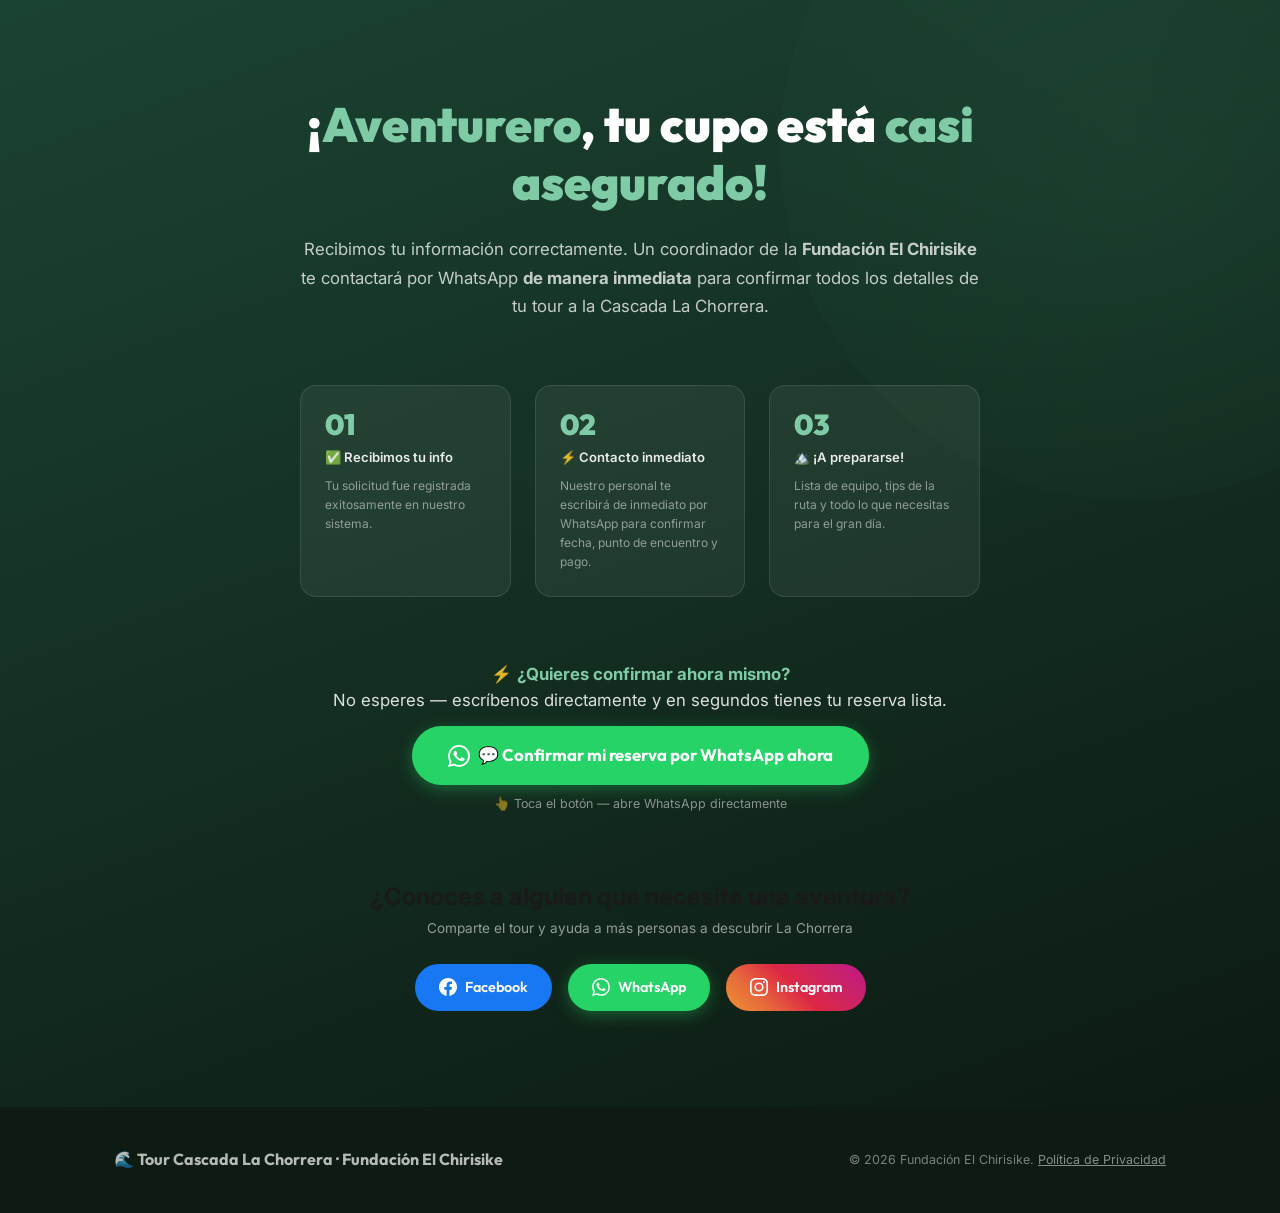
<file: gracias.html>
<!DOCTYPE html>
<html lang="es">
<head>
  <meta charset="UTF-8" />
  <meta name="viewport" content="width=device-width, initial-scale=1.0" />
  <title>¡Reserva Confirmada! – Tour Cascada La Chorrera Quito</title>
  <meta name="description" content="¡Gracias! Hemos recibido tu solicitud para el Tour Cascada La Chorrera Quito. Te contactaremos por WhatsApp en breve." />
  <meta name="robots" content="noindex, nofollow" />

  <!-- ═══ GOOGLE ANALYTICS 4 ═══ -->
  <!-- Reemplaza YOUR_GA4_MEASUREMENT_ID con tu ID real -->
  <!--
  <script async src="https://www.googletagmanager.com/gtag/js?id=YOUR_GA4_MEASUREMENT_ID"></script>
  <script>
    window.dataLayer = window.dataLayer || [];
    function gtag(){ dataLayer.push(arguments); }
    gtag('js', new Date());
    gtag('config', 'YOUR_GA4_MEASUREMENT_ID');
    // Conversion event
    gtag('event', 'generate_lead', { event_category: 'lead', event_label: 'chorrera-gracias' });
  </script>
  -->

  <!-- ═══ FACEBOOK PIXEL ═══ -->
  <!-- Reemplaza YOUR_FB_PIXEL_ID con tu ID real -->
  <!--
  <script>
    !function(f,b,e,v,n,t,s){if(f.fbq)return;n=f.fbq=function(){n.callMethod?
    n.callMethod.apply(n,arguments):n.queue.push(arguments)};if(!f._fbq)f._fbq=n;
    n.push=n;n.loaded=!0;n.version='2.0';n.queue=[];t=b.createElement(e);t.async=!0;
    t.src=v;s=b.getElementsByTagName(e)[0];s.parentNode.insertBefore(t,s)}(window,
    document,'script','https://connect.facebook.net/en_US/fbevents.js');
    fbq('init', 'YOUR_FB_PIXEL_ID');
    fbq('track', 'Lead');
  </script>
  <noscript><img height="1" width="1" style="display:none"
    src="https://www.facebook.com/tr?id=YOUR_FB_PIXEL_ID&ev=Lead&noscript=1" /></noscript>
  -->

  <link rel="stylesheet" href="styles.css" />
  <link rel="icon" href="data:image/svg+xml,<svg xmlns='http://www.w3.org/2000/svg' viewBox='0 0 100 100'><text y='.9em' font-size='90'>🌊</text></svg>" />
</head>

<body>

  <!-- ═══════════════════════════════════════
       THANK YOU HERO
  ═══════════════════════════════════════ -->
  <main class="gracias-hero" role="main" aria-labelledby="gracias-heading">
    <div class="container">
      <div class="gracias-content">


        <h1 id="gracias-heading">
          ¡<span id="gracias-name">Aventurero</span>, tu cupo
          está <span>casi asegurado!</span>
        </h1>

        <p>
          Recibimos tu información correctamente. Un coordinador de la
          <strong>Fundación El Chirisike</strong> te contactará por WhatsApp
          <strong>de manera inmediata</strong> para confirmar todos los
          detalles de tu tour a la Cascada La Chorrera.
        </p>

        <!-- THREE STEPS -->
        <div class="gracias-steps" role="list"
             aria-label="Próximos pasos para tu reserva">

          <div class="step-item" role="listitem">
            <div class="step-num">01</div>
            <div class="step-label">✅ Recibimos tu info</div>
            <div class="step-desc">Tu solicitud fue registrada exitosamente en nuestro sistema.</div>
          </div>

          <div class="step-item" role="listitem">
            <div class="step-num">02</div>
            <div class="step-label">⚡ Contacto inmediato</div>
            <div class="step-desc">Nuestro personal te escribirá de inmediato por WhatsApp para confirmar fecha, punto de encuentro y pago.</div>
          </div>

          <div class="step-item" role="listitem">
            <div class="step-num">03</div>
            <div class="step-label">🏔️ ¡A prepararse!</div>
            <div class="step-desc">Lista de equipo, tips de la ruta y todo lo que necesitas para el gran día.</div>
          </div>

        </div>

        <!-- Texto persuasivo + WhatsApp Direct CTA -->
        <div style="text-align:center; margin-bottom: var(--space-lg);">
          <p style="color:rgba(255,255,255,0.85); font-size:1.05rem; margin-bottom:0.75rem; line-height:1.6;">
            ⚡ <strong style="color:#7ECBA5;">¿Quieres confirmar ahora mismo?</strong><br>
            No esperes — escríbenos directamente y en segundos tienes tu reserva lista.
          </p>
          <a href="https://wa.me/593962803609?text=Hola%2C%20quiero%20confirmar%20mi%20reserva%20para%20el%20tour%20la%20chorrera%20Quito"
             class="btn btn-whatsapp btn"
             target="_blank"
             rel="noopener noreferrer"
             style="display: inline-flex; margin: 0 auto; padding: 16px 36px;"
             aria-label="Contactar directamente por WhatsApp para confirmar reserva Tour Cascada La Chorrera">
            <svg width="22" height="22" viewBox="0 0 24 24" fill="currentColor" aria-hidden="true">
              <path d="M17.472 14.382c-.297-.149-1.758-.867-2.03-.967-.273-.099-.471-.148-.67.15-.197.297-.767.966-.94 1.164-.173.199-.347.223-.644.075-.297-.15-1.255-.463-2.39-1.475-.883-.788-1.48-1.761-1.653-2.059-.173-.297-.018-.458.13-.606.134-.133.298-.347.446-.52.149-.174.198-.298.298-.497.099-.198.05-.371-.025-.52-.075-.149-.669-1.612-.916-2.207-.242-.579-.487-.5-.669-.51-.173-.008-.371-.01-.57-.01-.198 0-.52.074-.792.372-.272.297-1.04 1.016-1.04 2.479 0 1.462 1.065 2.875 1.213 3.074.149.198 2.096 3.2 5.077 4.487.709.306 1.262.489 1.694.625.712.227 1.36.195 1.871.118.571-.085 1.758-.719 2.006-1.413.248-.694.248-1.289.173-1.413-.074-.124-.272-.198-.57-.347m-5.421 7.403h-.004a9.87 9.87 0 01-5.031-1.378l-.361-.214-3.741.982.998-3.648-.235-.374a9.86 9.86 0 01-1.51-5.26c.001-5.45 4.436-9.884 9.888-9.884 2.64 0 5.122 1.03 6.988 2.898a9.825 9.825 0 012.893 6.994c-.003 5.45-4.437 9.884-9.885 9.884m8.413-18.297A11.815 11.815 0 0012.05 0C5.495 0 .16 5.335.157 11.892c0 2.096.547 4.142 1.588 5.945L.057 24l6.305-1.654a11.882 11.882 0 005.683 1.448h.005c6.554 0 11.89-5.335 11.893-11.893a11.821 11.821 0 00-3.48-8.413Z"/>
            </svg>
            💬 Confirmar mi reserva por WhatsApp ahora
          </a>
          <p style="color:rgba(255,255,255,0.5); font-size:0.78rem; margin-top:0.5rem;">👆 Toca el botón — abre WhatsApp directamente</p>
        </div>

        <!-- SOCIAL SHARE -->
        <div class="share-section">
          <h2 class="share-section h3">¿Conoces a alguien que necesite una aventura?</h2>
          <p style="color: rgba(255,255,255,0.55); font-size: 0.85rem; margin-bottom: var(--space-md);">
            Comparte el tour y ayuda a más personas a descubrir La Chorrera
          </p>
          <div class="share-buttons">

            <a href="https://www.facebook.com/sharer/sharer.php?u=https%3A%2F%2Fwww.ejemplo.com%2Ftour-cascada-la-chorrera-quito"
               target="_blank" rel="noopener noreferrer"
               class="btn-social btn-facebook"
               aria-label="Compartir Tour Cascada La Chorrera Quito en Facebook">
              <svg width="18" height="18" viewBox="0 0 24 24" fill="currentColor" aria-hidden="true"><path d="M24 12.073c0-6.627-5.373-12-12-12s-12 5.373-12 12c0 5.99 4.388 10.954 10.125 11.854v-8.385H7.078v-3.47h3.047V9.43c0-3.007 1.792-4.669 4.533-4.669 1.312 0 2.686.235 2.686.235v2.953H15.83c-1.491 0-1.956.925-1.956 1.874v2.25h3.328l-.532 3.47h-2.796v8.385C19.612 23.027 24 18.062 24 12.073z"/></svg>
              Facebook
            </a>

            <a href="https://wa.me/?text=Descubre%20el%20Tour%20a%20la%20Cascada%20La%20Chorrera%20desde%20Quito%20%F0%9F%8C%8A%20%E2%80%93%20https%3A%2F%2Fwww.ejemplo.com%2Ftour-cascada-la-chorrera-quito"
               target="_blank" rel="noopener noreferrer"
               class="btn-social btn-whatsapp"
               aria-label="Compartir Tour Cascada La Chorrera Quito en WhatsApp">
              <svg width="18" height="18" viewBox="0 0 24 24" fill="currentColor" aria-hidden="true"><path d="M17.472 14.382c-.297-.149-1.758-.867-2.03-.967-.273-.099-.471-.148-.67.15-.197.297-.767.966-.94 1.164-.173.199-.347.223-.644.075-.297-.15-1.255-.463-2.39-1.475-.883-.788-1.48-1.761-1.653-2.059-.173-.297-.018-.458.13-.606.134-.133.298-.347.446-.52.149-.174.198-.298.298-.497.099-.198.05-.371-.025-.52-.075-.149-.669-1.612-.916-2.207-.242-.579-.487-.5-.669-.51-.173-.008-.371-.01-.57-.01-.198 0-.52.074-.792.372-.272.297-1.04 1.016-1.04 2.479 0 1.462 1.065 2.875 1.213 3.074.149.198 2.096 3.2 5.077 4.487.709.306 1.262.489 1.694.625.712.227 1.36.195 1.871.118.571-.085 1.758-.719 2.006-1.413.248-.694.248-1.289.173-1.413-.074-.124-.272-.198-.57-.347m-5.421 7.403h-.004a9.87 9.87 0 01-5.031-1.378l-.361-.214-3.741.982.998-3.648-.235-.374a9.86 9.86 0 01-1.51-5.26c.001-5.45 4.436-9.884 9.888-9.884 2.64 0 5.122 1.03 6.988 2.898a9.825 9.825 0 012.893 6.994c-.003 5.45-4.437 9.884-9.885 9.884m8.413-18.297A11.815 11.815 0 0012.05 0C5.495 0 .16 5.335.157 11.892c0 2.096.547 4.142 1.588 5.945L.057 24l6.305-1.654a11.882 11.882 0 005.683 1.448h.005c6.554 0 11.89-5.335 11.893-11.893a11.821 11.821 0 00-3.48-8.413Z"/></svg>
              WhatsApp
            </a>

            <a href="https://www.instagram.com/elchirisike/"
               target="_blank" rel="noopener noreferrer"
               class="btn-social"
               style="background: linear-gradient(45deg, #f09433, #e6683c, #dc2743, #cc2366, #bc1888); color:#fff;"
               aria-label="Seguir a Fundación El Chirisike en Instagram">
              <svg width="18" height="18" viewBox="0 0 24 24" fill="currentColor" aria-hidden="true"><path d="M12 2.163c3.204 0 3.584.012 4.85.07 3.252.148 4.771 1.691 4.919 4.919.058 1.265.069 1.645.069 4.849 0 3.205-.012 3.584-.069 4.849-.149 3.225-1.664 4.771-4.919 4.919-1.266.058-1.644.07-4.85.07-3.204 0-3.584-.012-4.849-.07-3.26-.149-4.771-1.699-4.919-4.92-.058-1.265-.07-1.644-.07-4.849 0-3.204.013-3.583.07-4.849.149-3.227 1.664-4.771 4.919-4.919 1.266-.057 1.645-.069 4.849-.069zM12 0C8.741 0 8.333.014 7.053.072 2.695.272.273 2.69.073 7.052.014 8.333 0 8.741 0 12c0 3.259.014 3.668.072 4.948.2 4.358 2.618 6.78 6.98 6.98C8.333 23.986 8.741 24 12 24c3.259 0 3.668-.014 4.948-.072 4.354-.2 6.782-2.618 6.979-6.98.059-1.28.073-1.689.073-4.948 0-3.259-.014-3.667-.072-4.947-.196-4.354-2.617-6.78-6.979-6.98C15.668.014 15.259 0 12 0zm0 5.838a6.162 6.162 0 100 12.324 6.162 6.162 0 000-12.324zM12 16a4 4 0 110-8 4 4 0 010 8zm6.406-11.845a1.44 1.44 0 100 2.881 1.44 1.44 0 000-2.881z"/></svg>
              Instagram
            </a>

          </div>
        </div>

      </div>
    </div>
  </main>

  <!-- FOOTER -->
  <footer role="contentinfo">
    <div class="container">
      <div class="footer-inner">
        <div class="footer-brand">🌊 Tour Cascada La Chorrera · Fundación El Chirisike</div>
        <div class="footer-legal">
          &copy; 2026 Fundación El Chirisike.
          <a href="privacidad.html">Política de Privacidad</a>
        </div>
      </div>
    </div>
  </footer>
  <script src="main.js" defer></script>
</body>
</html>
</file>
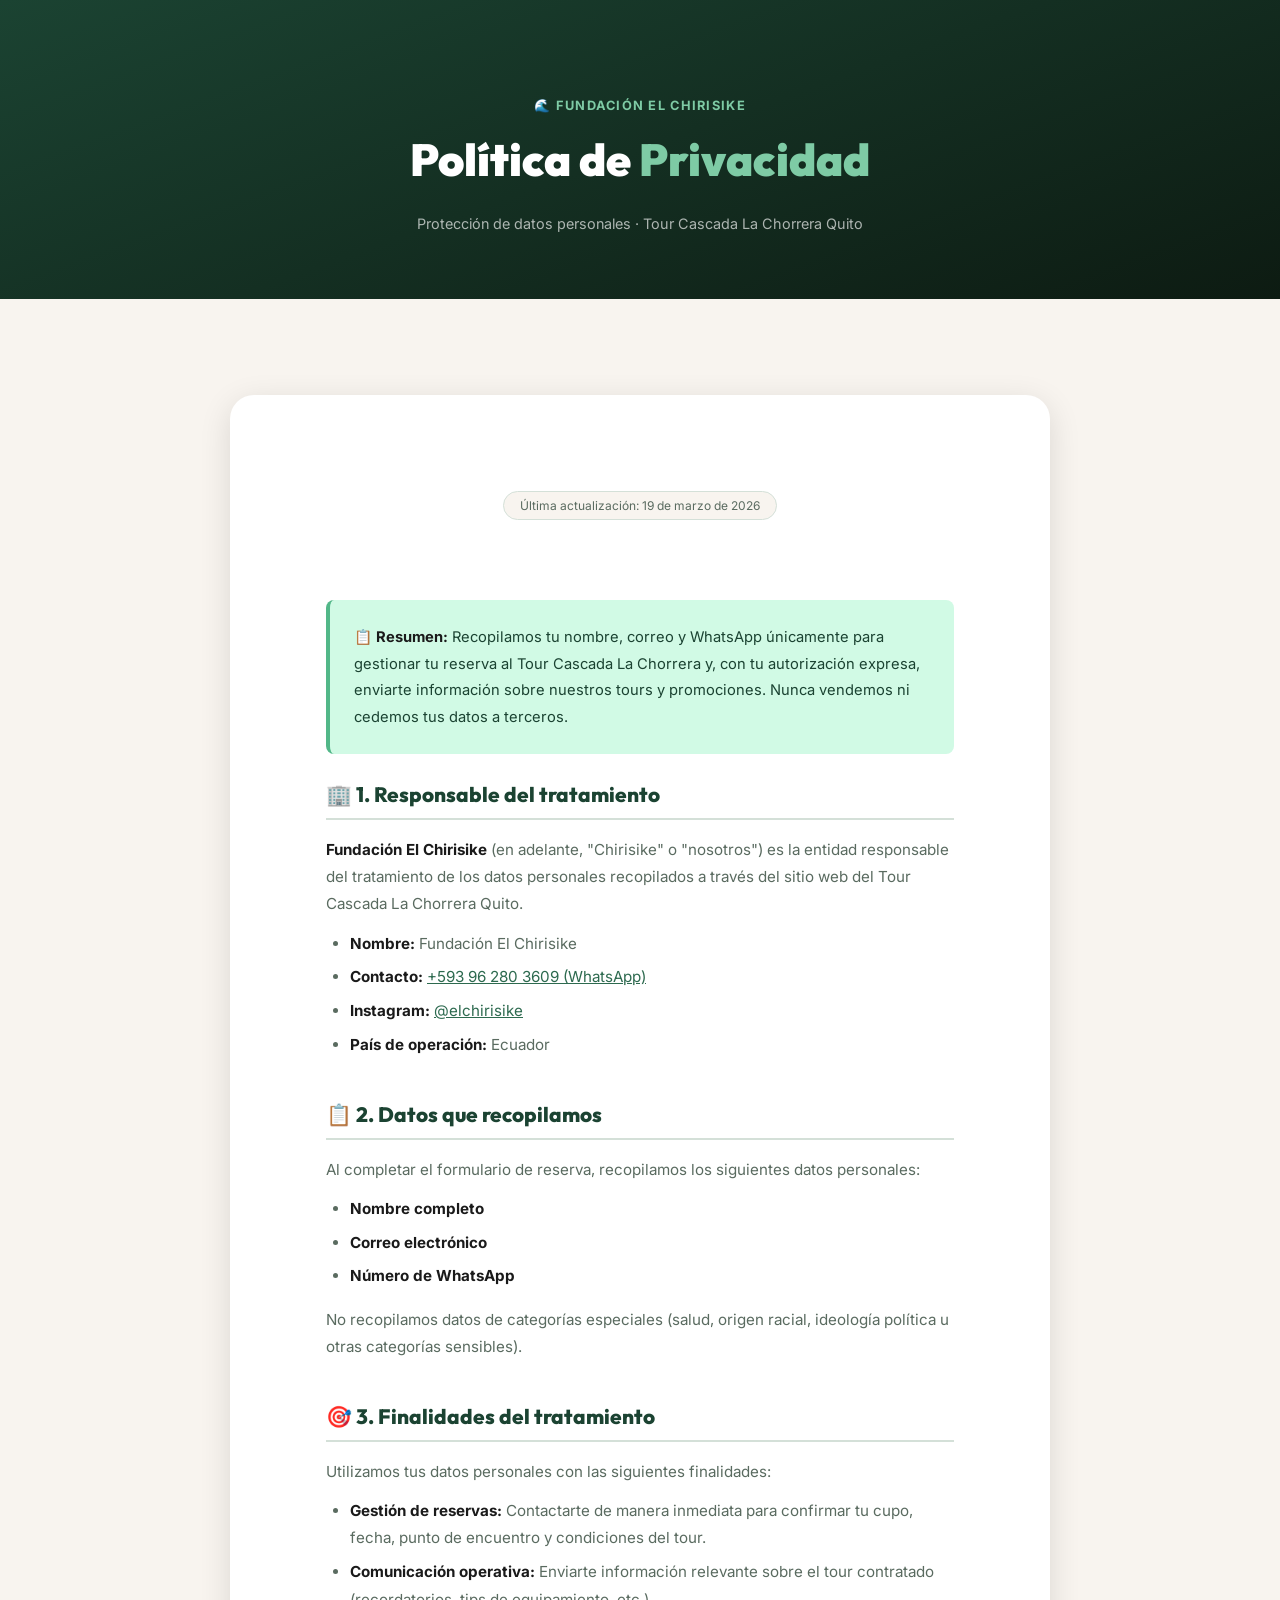
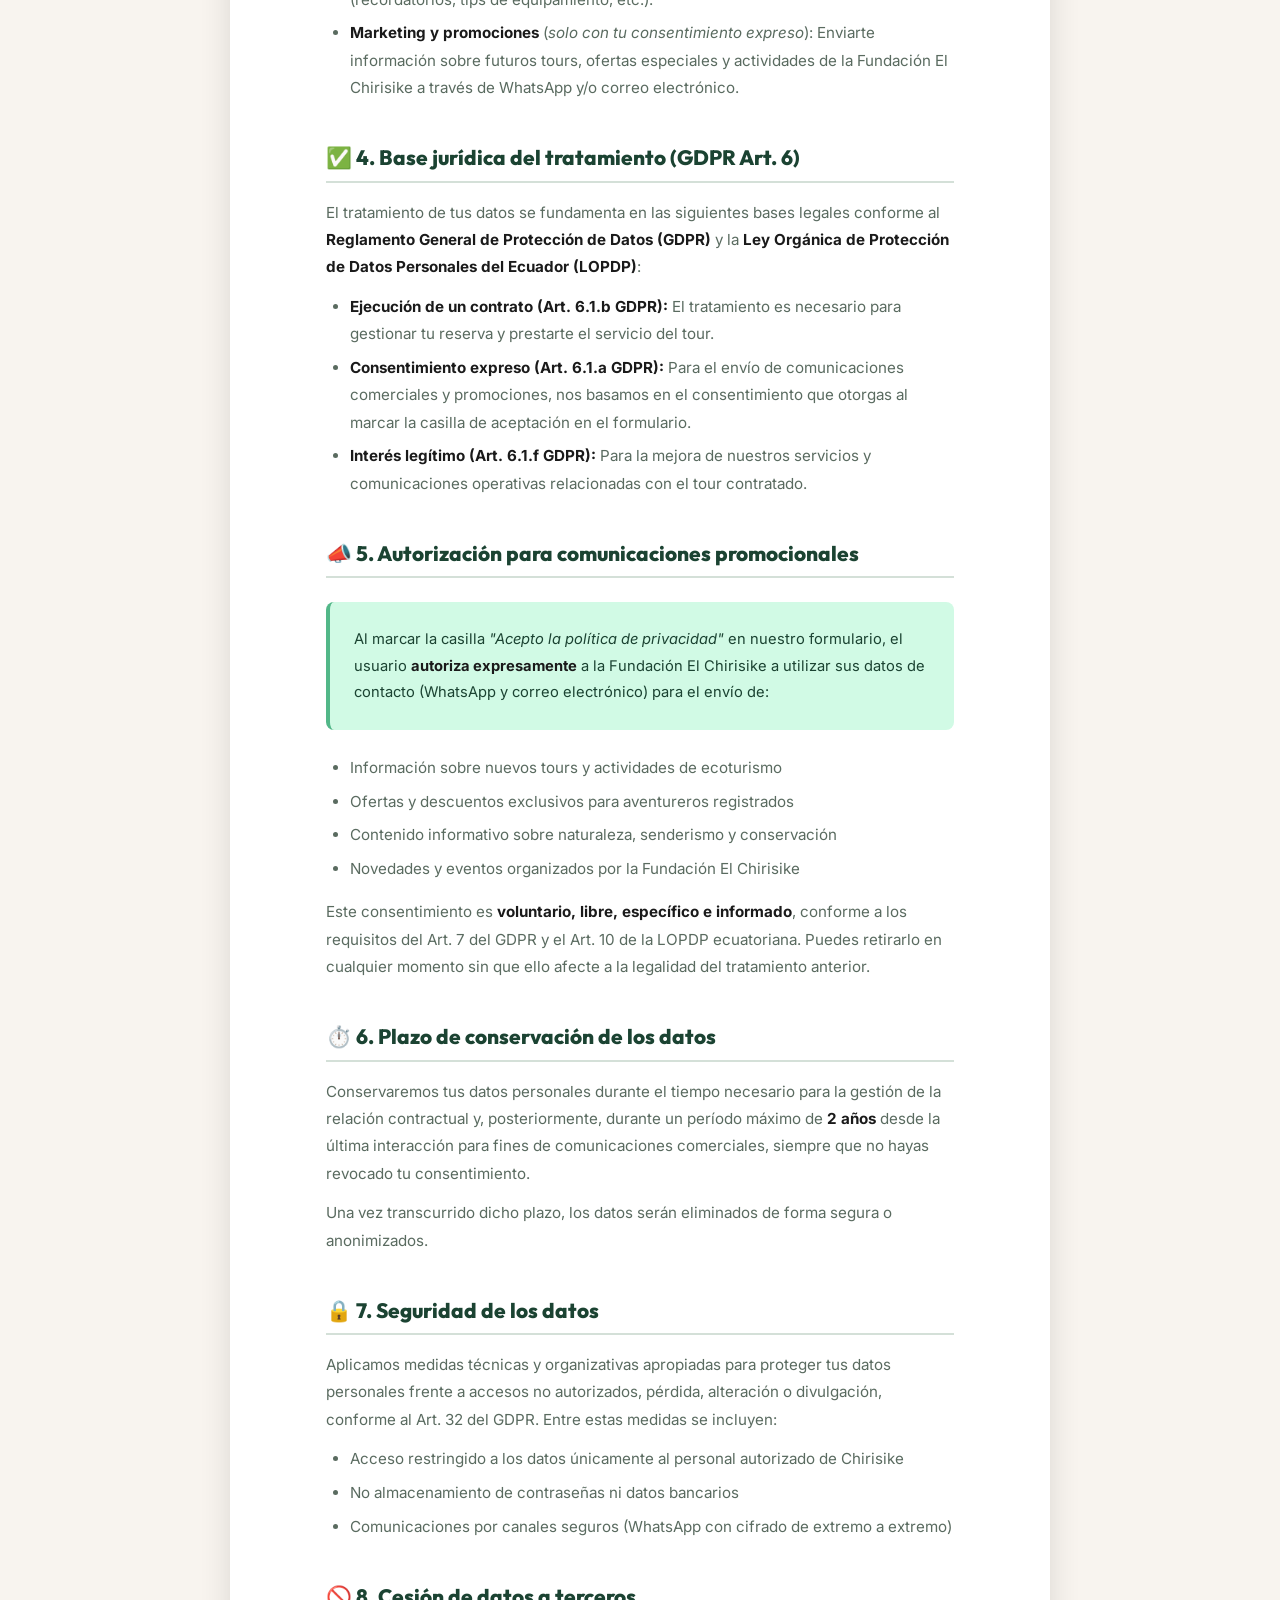
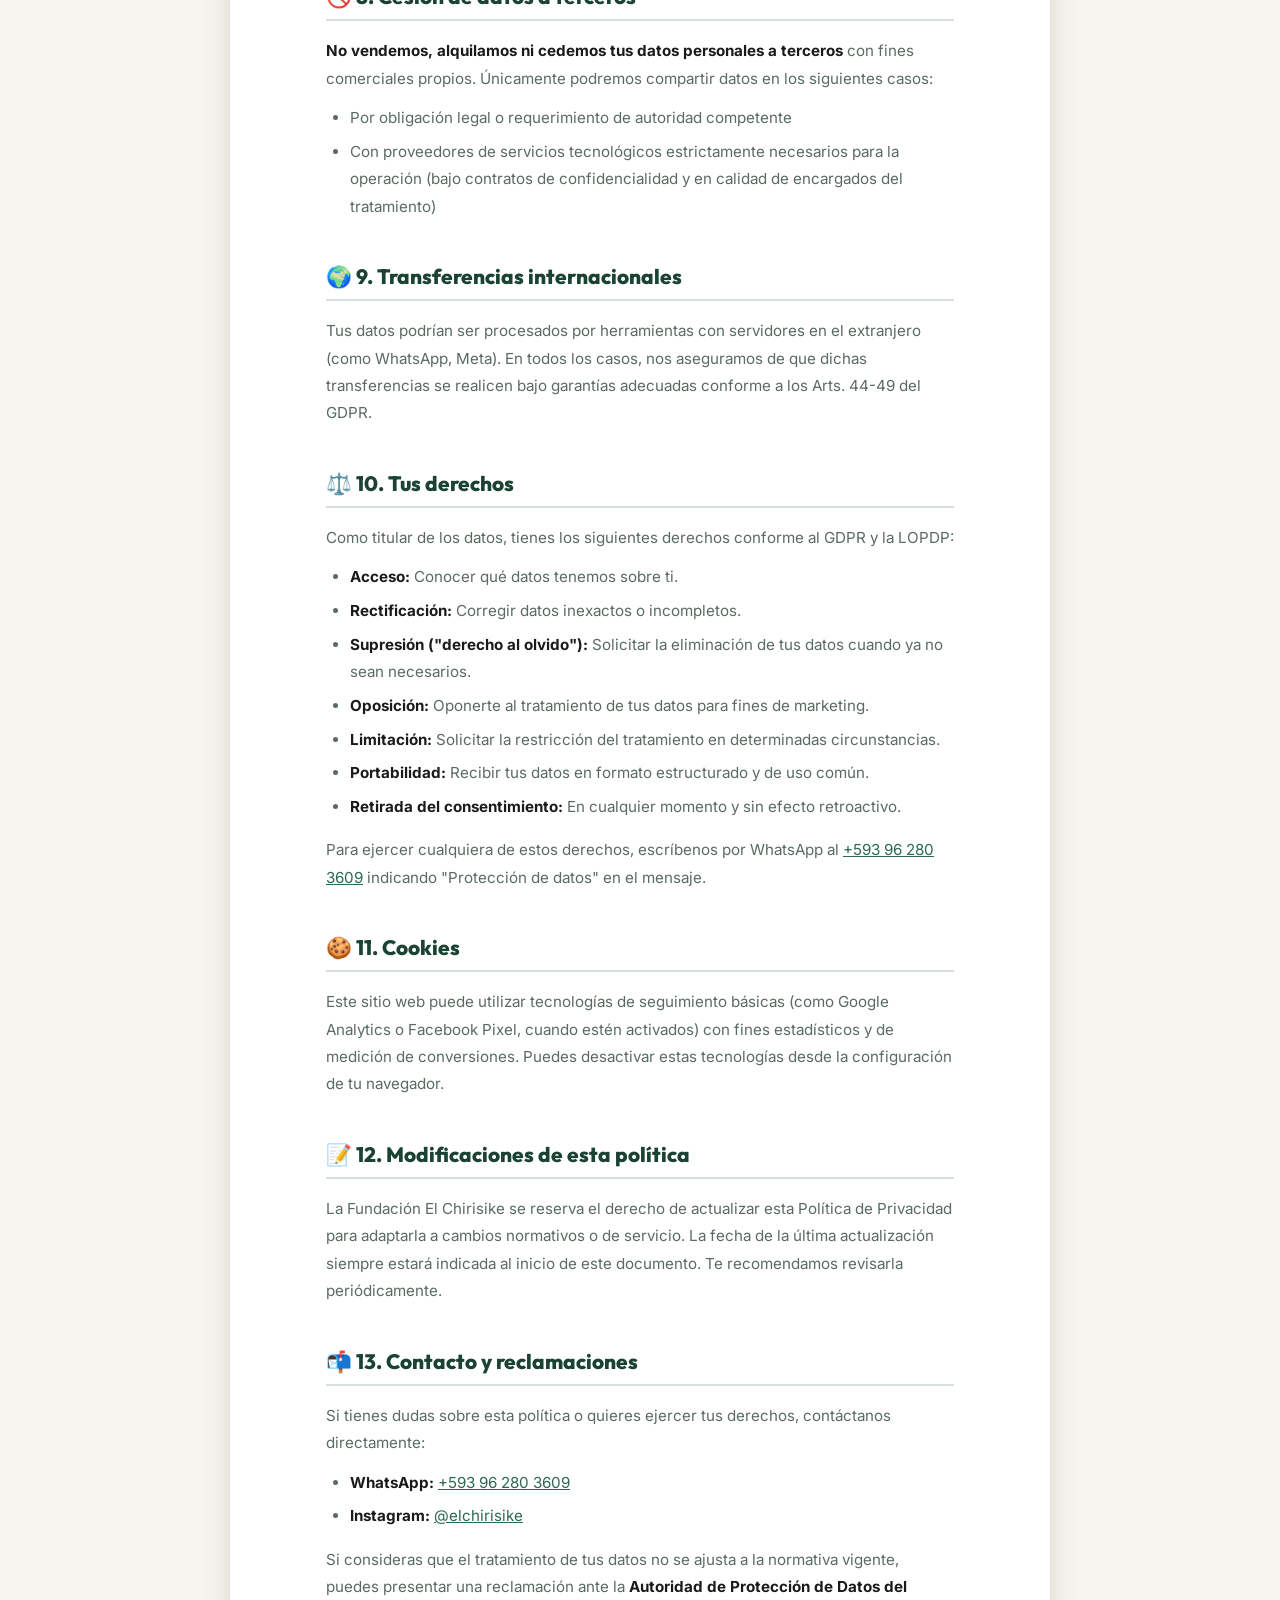
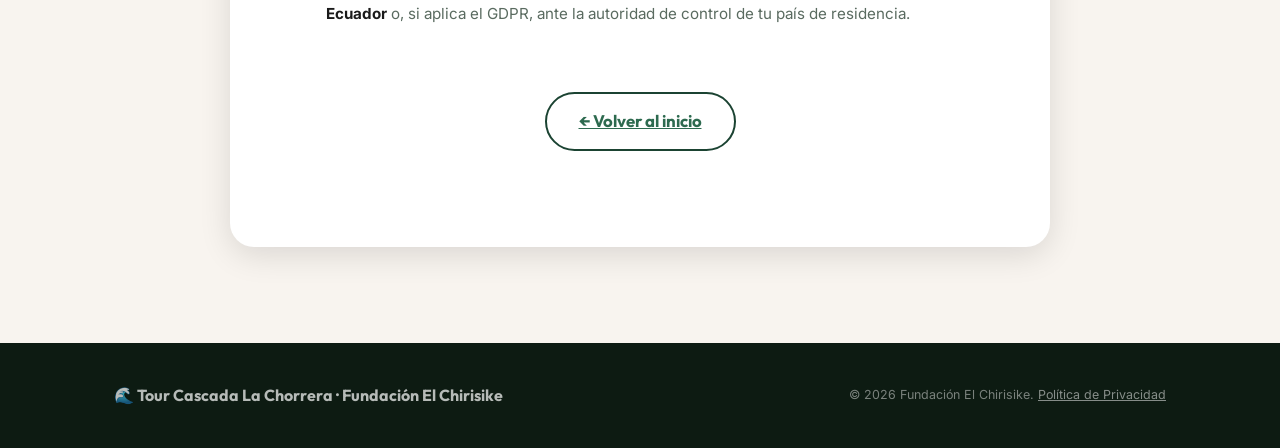
<file: privacidad.html>
<!DOCTYPE html>
<html lang="es">
<head>
  <meta charset="UTF-8" />
  <meta name="viewport" content="width=device-width, initial-scale=1.0" />
  <title>Política de Privacidad – Fundación El Chirisike</title>
  <meta name="description" content="Política de Privacidad y tratamiento de datos personales de la Fundación El Chirisike, conforme a la normativa GDPR y la Ley Orgánica de Protección de Datos de Ecuador." />
  <meta name="robots" content="noindex, follow" />
  <link rel="stylesheet" href="styles.css" />
  <link rel="icon" href="data:image/svg+xml,<svg xmlns='http://www.w3.org/2000/svg' viewBox='0 0 100 100'><text y='.9em' font-size='90'>🌊</text></svg>" />
  <style>
    .privacy-hero {
      background: linear-gradient(160deg, var(--color-primary) 0%, var(--color-bg-dark) 100%);
      padding: var(--space-2xl) 0 var(--space-xl);
      text-align: center;
    }
    .privacy-hero h1 {
      font-family: var(--font-heading);
      font-size: clamp(1.8rem, 3.5vw, 2.8rem);
      font-weight: 900;
      color: var(--color-white);
      margin-bottom: var(--space-sm);
    }
    .privacy-hero h1 span { color: #7ECBA5; }
    .privacy-hero p {
      color: rgba(255,255,255,0.65);
      font-size: 0.9rem;
    }
    .privacy-body {
      background: var(--color-bg);
      padding: var(--space-2xl) 0;
    }
    .privacy-card {
      background: var(--color-white);
      border-radius: var(--radius-lg);
      padding: var(--space-2xl);
      box-shadow: var(--shadow-md);
      max-width: 820px;
      margin: 0 auto;
    }
    .privacy-card h2 {
      font-family: var(--font-heading);
      font-size: 1.3rem;
      font-weight: 800;
      color: var(--color-primary);
      margin: var(--space-lg) 0 var(--space-sm);
      padding-bottom: 6px;
      border-bottom: 2px solid var(--color-border);
      display: flex;
      align-items: center;
      gap: 8px;
    }
    .privacy-card h2:first-of-type { margin-top: 0; }
    .privacy-card p, .privacy-card li {
      color: var(--color-text-light);
      font-size: 0.95rem;
      line-height: 1.8;
      margin-bottom: 0.75rem;
    }
    .privacy-card ul {
      list-style: disc;
      padding-left: 1.5rem;
      margin-bottom: var(--space-sm);
    }
    .privacy-card li { margin-bottom: 0.4rem; }
    .privacy-card strong { color: var(--color-text); }
    .privacy-card a { color: var(--color-primary-mid); text-decoration: underline; }
    .privacy-highlight {
      background: #D1FAE5;
      border-left: 4px solid var(--color-primary-light);
      border-radius: var(--radius-sm);
      padding: var(--space-md);
      margin: var(--space-md) 0;
    }
    .privacy-highlight p { color: var(--color-primary); margin: 0; font-size: 0.92rem; }
    .privacy-back {
      text-align: center;
      margin-top: var(--space-xl);
    }
    .update-date {
      display: inline-block;
      background: var(--color-bg);
      border: 1px solid var(--color-border);
      border-radius: var(--radius-full);
      padding: 4px 16px;
      font-size: 0.75rem;
      color: var(--color-text-light);
      margin-bottom: var(--space-lg);
    }
  </style>
</head>
<body>

  <!-- HERO -->
  <header class="privacy-hero" role="banner">
    <div class="container">
      <p style="color:#7ECBA5; font-size:0.8rem; font-weight:700; letter-spacing:0.1em; text-transform:uppercase; margin-bottom:0.5rem;">🌊 Fundación El Chirisike</p>
      <h1>Política de <span>Privacidad</span></h1>
      <p>Protección de datos personales · Tour Cascada La Chorrera Quito</p>
    </div>
  </header>

  <!-- BODY -->
  <main class="privacy-body" role="main">
    <div class="container">
      <div class="privacy-card">

        <div style="text-align:center; margin-bottom: var(--space-lg);">
          <span class="update-date">Última actualización: 19 de marzo de 2026</span>
        </div>

        <div class="privacy-highlight">
          <p>
            📋 <strong>Resumen:</strong> Recopilamos tu nombre, correo y WhatsApp únicamente para gestionar tu reserva al Tour Cascada La Chorrera y, con tu autorización expresa, enviarte información sobre nuestros tours y promociones. Nunca vendemos ni cedemos tus datos a terceros.
          </p>
        </div>

        <!-- 1 -->
        <h2>🏢 1. Responsable del tratamiento</h2>
        <p>
          <strong>Fundación El Chirisike</strong> (en adelante, "Chirisike" o "nosotros") es la entidad responsable del tratamiento de los datos personales recopilados a través del sitio web del Tour Cascada La Chorrera Quito.
        </p>
        <ul>
          <li><strong>Nombre:</strong> Fundación El Chirisike</li>
          <li><strong>Contacto:</strong> <a href="https://wa.me/593962803609">+593 96 280 3609 (WhatsApp)</a></li>
          <li><strong>Instagram:</strong> <a href="https://www.instagram.com/elchirisike/" target="_blank" rel="noopener noreferrer">@elchirisike</a></li>
          <li><strong>País de operación:</strong> Ecuador</li>
        </ul>

        <!-- 2 -->
        <h2>📋 2. Datos que recopilamos</h2>
        <p>Al completar el formulario de reserva, recopilamos los siguientes datos personales:</p>
        <ul>
          <li><strong>Nombre completo</strong></li>
          <li><strong>Correo electrónico</strong></li>
          <li><strong>Número de WhatsApp</strong></li>
        </ul>
        <p>No recopilamos datos de categorías especiales (salud, origen racial, ideología política u otras categorías sensibles).</p>

        <!-- 3 -->
        <h2>🎯 3. Finalidades del tratamiento</h2>
        <p>Utilizamos tus datos personales con las siguientes finalidades:</p>
        <ul>
          <li><strong>Gestión de reservas:</strong> Contactarte de manera inmediata para confirmar tu cupo, fecha, punto de encuentro y condiciones del tour.</li>
          <li><strong>Comunicación operativa:</strong> Enviarte información relevante sobre el tour contratado (recordatorios, tips de equipamiento, etc.).</li>
          <li><strong>Marketing y promociones</strong> (<em>solo con tu consentimiento expreso</em>): Enviarte información sobre futuros tours, ofertas especiales y actividades de la Fundación El Chirisike a través de WhatsApp y/o correo electrónico.</li>
        </ul>

        <!-- 4 -->
        <h2>✅ 4. Base jurídica del tratamiento (GDPR Art. 6)</h2>
        <p>El tratamiento de tus datos se fundamenta en las siguientes bases legales conforme al <strong>Reglamento General de Protección de Datos (GDPR)</strong> y la <strong>Ley Orgánica de Protección de Datos Personales del Ecuador (LOPDP)</strong>:</p>
        <ul>
          <li><strong>Ejecución de un contrato (Art. 6.1.b GDPR):</strong> El tratamiento es necesario para gestionar tu reserva y prestarte el servicio del tour.</li>
          <li><strong>Consentimiento expreso (Art. 6.1.a GDPR):</strong> Para el envío de comunicaciones comerciales y promociones, nos basamos en el consentimiento que otorgas al marcar la casilla de aceptación en el formulario.</li>
          <li><strong>Interés legítimo (Art. 6.1.f GDPR):</strong> Para la mejora de nuestros servicios y comunicaciones operativas relacionadas con el tour contratado.</li>
        </ul>

        <!-- 5 -->
        <h2>📣 5. Autorización para comunicaciones promocionales</h2>

        <div class="privacy-highlight">
          <p>
            Al marcar la casilla <em>"Acepto la política de privacidad"</em> en nuestro formulario, el usuario <strong>autoriza expresamente</strong> a la Fundación El Chirisike a utilizar sus datos de contacto (WhatsApp y correo electrónico) para el envío de:
          </p>
        </div>

        <ul>
          <li>Información sobre nuevos tours y actividades de ecoturismo</li>
          <li>Ofertas y descuentos exclusivos para aventureros registrados</li>
          <li>Contenido informativo sobre naturaleza, senderismo y conservación</li>
          <li>Novedades y eventos organizados por la Fundación El Chirisike</li>
        </ul>

        <p>
          Este consentimiento es <strong>voluntario, libre, específico e informado</strong>, conforme a los requisitos del Art. 7 del GDPR y el Art. 10 de la LOPDP ecuatoriana. Puedes retirarlo en cualquier momento sin que ello afecte a la legalidad del tratamiento anterior.
        </p>

        <!-- 6 -->
        <h2>⏱️ 6. Plazo de conservación de los datos</h2>
        <p>
          Conservaremos tus datos personales durante el tiempo necesario para la gestión de la relación contractual y, posteriormente, durante un período máximo de <strong>2 años</strong> desde la última interacción para fines de comunicaciones comerciales, siempre que no hayas revocado tu consentimiento.
        </p>
        <p>Una vez transcurrido dicho plazo, los datos serán eliminados de forma segura o anonimizados.</p>

        <!-- 7 -->
        <h2>🔒 7. Seguridad de los datos</h2>
        <p>
          Aplicamos medidas técnicas y organizativas apropiadas para proteger tus datos personales frente a accesos no autorizados, pérdida, alteración o divulgación, conforme al Art. 32 del GDPR. Entre estas medidas se incluyen:
        </p>
        <ul>
          <li>Acceso restringido a los datos únicamente al personal autorizado de Chirisike</li>
          <li>No almacenamiento de contraseñas ni datos bancarios</li>
          <li>Comunicaciones por canales seguros (WhatsApp con cifrado de extremo a extremo)</li>
        </ul>

        <!-- 8 -->
        <h2>🚫 8. Cesión de datos a terceros</h2>
        <p>
          <strong>No vendemos, alquilamos ni cedemos tus datos personales a terceros</strong> con fines comerciales propios. Únicamente podremos compartir datos en los siguientes casos:
        </p>
        <ul>
          <li>Por obligación legal o requerimiento de autoridad competente</li>
          <li>Con proveedores de servicios tecnológicos estrictamente necesarios para la operación (bajo contratos de confidencialidad y en calidad de encargados del tratamiento)</li>
        </ul>

        <!-- 9 -->
        <h2>🌍 9. Transferencias internacionales</h2>
        <p>
          Tus datos podrían ser procesados por herramientas con servidores en el extranjero (como WhatsApp, Meta). En todos los casos, nos aseguramos de que dichas transferencias se realicen bajo garantías adecuadas conforme a los Arts. 44-49 del GDPR.
        </p>

        <!-- 10 -->
        <h2>⚖️ 10. Tus derechos</h2>
        <p>Como titular de los datos, tienes los siguientes derechos conforme al GDPR y la LOPDP:</p>
        <ul>
          <li><strong>Acceso:</strong> Conocer qué datos tenemos sobre ti.</li>
          <li><strong>Rectificación:</strong> Corregir datos inexactos o incompletos.</li>
          <li><strong>Supresión ("derecho al olvido"):</strong> Solicitar la eliminación de tus datos cuando ya no sean necesarios.</li>
          <li><strong>Oposición:</strong> Oponerte al tratamiento de tus datos para fines de marketing.</li>
          <li><strong>Limitación:</strong> Solicitar la restricción del tratamiento en determinadas circunstancias.</li>
          <li><strong>Portabilidad:</strong> Recibir tus datos en formato estructurado y de uso común.</li>
          <li><strong>Retirada del consentimiento:</strong> En cualquier momento y sin efecto retroactivo.</li>
        </ul>
        <p>
          Para ejercer cualquiera de estos derechos, escríbenos por WhatsApp al <a href="https://wa.me/593962803609?text=Hola%2C%20quiero%20ejercer%20mis%20derechos%20de%20protecci%C3%B3n%20de%20datos">+593 96 280 3609</a> indicando "Protección de datos" en el mensaje.
        </p>

        <!-- 11 -->
        <h2>🍪 11. Cookies</h2>
        <p>
          Este sitio web puede utilizar tecnologías de seguimiento básicas (como Google Analytics o Facebook Pixel, cuando estén activados) con fines estadísticos y de medición de conversiones. Puedes desactivar estas tecnologías desde la configuración de tu navegador.
        </p>

        <!-- 12 -->
        <h2>📝 12. Modificaciones de esta política</h2>
        <p>
          La Fundación El Chirisike se reserva el derecho de actualizar esta Política de Privacidad para adaptarla a cambios normativos o de servicio. La fecha de la última actualización siempre estará indicada al inicio de este documento. Te recomendamos revisarla periódicamente.
        </p>

        <!-- 13 -->
        <h2>📬 13. Contacto y reclamaciones</h2>
        <p>
          Si tienes dudas sobre esta política o quieres ejercer tus derechos, contáctanos directamente:
        </p>
        <ul>
          <li><strong>WhatsApp:</strong> <a href="https://wa.me/593962803609">+593 96 280 3609</a></li>
          <li><strong>Instagram:</strong> <a href="https://www.instagram.com/elchirisike/" target="_blank" rel="noopener noreferrer">@elchirisike</a></li>
        </ul>
        <p>
          Si consideras que el tratamiento de tus datos no se ajusta a la normativa vigente, puedes presentar una reclamación ante la <strong>Autoridad de Protección de Datos del Ecuador</strong> o, si aplica el GDPR, ante la autoridad de control de tu país de residencia.
        </p>

        <div class="privacy-back">
          <a href="index.html" class="btn btn-secondary" style="display:inline-flex; width:auto; padding: 14px 32px;">
            ← Volver al inicio
          </a>
        </div>

      </div>
    </div>
  </main>

  <!-- FOOTER -->
  <footer role="contentinfo">
    <div class="container">
      <div class="footer-inner">
        <div class="footer-brand">🌊 Tour Cascada La Chorrera · Fundación El Chirisike</div>
        <div class="footer-legal">
          &copy; 2026 Fundación El Chirisike.
          <a href="privacidad.html">Política de Privacidad</a>
        </div>
      </div>
    </div>
  </footer>

</body>
</html>
</file>
<file: styles.css>
/* ============================================================
   LA CHORRERA – LANDING PAGE STYLES
   Design System & Component Styles
   ============================================================ */

/* ── Google Fonts ── */
@import url('https://fonts.googleapis.com/css2?family=Outfit:wght@400;600;700;800;900&family=Inter:wght@400;500;600&display=swap');

/* ── CSS Custom Properties (Design Tokens) ── */
:root {
  /* Colors */
  --color-primary:        #1B4332;  /* Deep forest green */
  --color-primary-mid:   #2D6A4F;  /* Mid forest green */
  --color-primary-light: #52B788;  /* Accent green */
  --color-cta:           #E63946;  /* Urgency red – A/B override: --cta-color */
  --color-cta-hover:     #C1121F;
  --color-bg:            #F8F4EF;  /* Warm cream */
  --color-bg-dark:       #0D1B12;  /* Near-black forest */
  --color-text:          #1A1A1A;
  --color-text-light:    #5A6B60;
  --color-white:         #FFFFFF;
  --color-border:        #D4E0D8;
  --color-gold:          #F4A235;  /* Star rating */

  /* A/B Overrideable tokens */
  --cta-color:            var(--color-cta);
  --cta-hover-color:      var(--color-cta-hover);

  /* Typography */
  --font-heading: 'Outfit', sans-serif;
  --font-body:    'Inter', sans-serif;

  /* Spacing */
  --space-xs:  0.5rem;
  --space-sm:  1rem;
  --space-md:  1.5rem;
  --space-lg:  2.5rem;
  --space-xl:  4rem;
  --space-2xl: 6rem;

  /* Border radius */
  --radius-sm: 8px;
  --radius-md: 16px;
  --radius-lg: 24px;
  --radius-full: 9999px;

  /* Shadows */
  --shadow-sm: 0 2px 8px rgba(0,0,0,0.08);
  --shadow-md: 0 8px 32px rgba(0,0,0,0.12);
  --shadow-lg: 0 20px 60px rgba(0,0,0,0.18);

  /* Transitions */
  --transition: 0.25s ease;
}

/* ── Reset & Base ── */
*, *::before, *::after { box-sizing: border-box; margin: 0; padding: 0; }

html { scroll-behavior: smooth; font-size: 16px; }

body {
  font-family: var(--font-body);
  color: var(--color-text);
  background-color: var(--color-white);
  line-height: 1.6;
  overflow-x: hidden;
}

img { max-width: 100%; height: auto; display: block; }
a { color: inherit; text-decoration: none; }
ul { list-style: none; }

/* ── Container ── */
.container {
  width: 100%;
  max-width: 1100px;
  margin: 0 auto;
  padding: 0 var(--space-md);
}

/* ============================================================
   HERO SECTION
   ============================================================ */
#hero {
  position: relative;
  min-height: 100vh;
  display: flex;
  align-items: center;
  background-image: url('img/hero-bg.png');
  background-size: cover;
  background-position: center 30%;
  background-attachment: fixed;
  overflow: hidden;
}

/* Dark gradient overlay */
#hero::before {
  content: '';
  position: absolute;
  inset: 0;
  background: linear-gradient(
    135deg,
    rgba(13, 27, 18, 0.82) 0%,
    rgba(27, 67, 50, 0.60) 50%,
    rgba(13, 27, 18, 0.75) 100%
  );
  z-index: 1;
}

.hero-content {
  position: relative;
  z-index: 2;
  width: 100%;
  padding: var(--space-lg) 0 var(--space-xl);
}

.hero-grid {
  display: grid;
  grid-template-columns: 1fr 1fr;
  gap: var(--space-xl);
  align-items: center;
}

/* Hero Text */
.hero-badge {
  display: inline-flex;
  align-items: center;
  gap: var(--space-xs);
  background: rgba(82, 183, 136, 0.25);
  border: 1px solid rgba(82, 183, 136, 0.5);
  color: #7ECBA5;
  padding: 6px 16px;
  border-radius: var(--radius-full);
  font-size: 0.8rem;
  font-weight: 600;
  letter-spacing: 0.08em;
  text-transform: uppercase;
  margin-bottom: var(--space-md);
}

.hero-title {
  font-family: var(--font-heading);
  font-size: clamp(2rem, 4.5vw, 3.4rem);
  font-weight: 900;
  line-height: 1.1;
  color: var(--color-white);
  margin-bottom: 0.75rem;
  /* A/B variable hook */
  --hero-headline: 'default';
}

.hero-title span { color: #7ECBA5; }

.hero-subtitle {
  font-size: 1.1rem;
  color: rgba(255,255,255,0.85);
  margin-bottom: 1rem;
  line-height: 1.7;
}

.hero-features {
  display: flex;
  flex-wrap: wrap;
  gap: var(--space-sm);
  margin-bottom: 1rem;
}

.hero-feature {
  display: flex;
  align-items: center;
  gap: 6px;
  color: rgba(255,255,255,0.9);
  font-size: 0.9rem;
  font-weight: 500;
}

.hero-feature svg { color: #7ECBA5; flex-shrink: 0; }

.hero-cta-group { display: flex; flex-direction: column; gap: var(--space-xs); }

.cta-support-text {
  font-size: 0.78rem;
  color: rgba(255,255,255,0.6);
  text-align: center;
}

/* Hero Video */
.hero-video-wrap {
  position: relative;
}

.video-card {
  border-radius: var(--radius-lg);
  overflow: hidden;
  box-shadow: var(--shadow-lg), 0 0 0 3px rgba(82,183,136,0.3);
  background: #000;
  /* aspect-ratio auto: el video Shorts usa padding-top 177.78% (9:16) */
}

.video-card iframe {
  width: 100%;
  height: 100%;
  border: 0;
  display: block;
}

.video-label {
  display: flex;
  align-items: center;
  justify-content: center;
  gap: var(--space-xs);
  margin-top: var(--space-sm);
  color: rgba(255,255,255,0.65);
  font-size: 0.82rem;
}

/* ============================================================
   BUTTONS
   ============================================================ */
.btn {
  display: inline-flex;
  align-items: center;
  justify-content: center;
  gap: 8px;
  padding: 16px 32px;
  border-radius: var(--radius-full);
  font-family: var(--font-heading);
  font-weight: 700;
  font-size: 1.05rem;
  cursor: pointer;
  border: none;
  transition: transform var(--transition), box-shadow var(--transition), background var(--transition);
  text-decoration: none;
  white-space: nowrap;
}

/* CTA Primary */
.btn-cta {
  background: var(--cta-color);
  color: var(--color-white);
  box-shadow: 0 6px 30px rgba(230, 57, 70, 0.45);
  width: 100%;
  font-size: 1.1rem;
  padding: 18px 32px;
  position: relative;
  overflow: hidden;
}

.btn-cta::after {
  content: '';
  position: absolute;
  top: -50%; left: -60%;
  width: 60%; height: 200%;
  background: rgba(255,255,255,0.15);
  transform: skewX(-20deg);
  transition: left 0.5s ease;
}

.btn-cta:hover::after { left: 120%; }

.btn-cta:hover {
  background: var(--cta-hover-color);
  transform: translateY(-2px);
  box-shadow: 0 12px 40px rgba(230, 57, 70, 0.55);
}

.btn-cta:active { transform: translateY(0); }

.btn-cta:disabled {
  opacity: 0.6;
  cursor: not-allowed;
  transform: none;
}

/* Secondary */
.btn-secondary {
  background: transparent;
  color: var(--color-primary);
  border: 2px solid var(--color-primary);
}
.btn-secondary:hover {
  background: var(--color-primary);
  color: var(--color-white);
  transform: translateY(-2px);
}

/* WhatsApp */
.btn-whatsapp {
  background: #25D366;
  color: white;
  box-shadow: 0 4px 16px rgba(37,211,102,0.35);
}
.btn-whatsapp:hover { background: #128C7E; transform: translateY(-2px); }

/* Social share */
.btn-facebook { background: #1877F2; color: #fff; }
.btn-twitter  { background: #1DA1F2; color: #fff; }

.btn-social {
  padding: 12px 24px;
  font-size: 0.9rem;
  border-radius: var(--radius-full);
  font-family: var(--font-heading);
  font-weight: 600;
  display: inline-flex;
  align-items: center;
  gap: 8px;
  text-decoration: none;
  transition: transform var(--transition), box-shadow var(--transition);
}
.btn-social:hover { transform: translateY(-2px); box-shadow: var(--shadow-md); }

/* ============================================================
   SECTION COMMONS
   ============================================================ */
section { padding: var(--space-2xl) 0; }

.section-label {
  font-size: 0.8rem;
  font-weight: 700;
  letter-spacing: 0.12em;
  text-transform: uppercase;
  color: var(--color-primary-mid);
  margin-bottom: var(--space-xs);
}

.section-title {
  font-family: var(--font-heading);
  font-size: clamp(1.8rem, 3vw, 2.6rem);
  font-weight: 800;
  line-height: 1.2;
  color: var(--color-text);
  margin-bottom: var(--space-md);
}

.section-title span { color: var(--color-primary-mid); }

.section-subtitle {
  font-size: 1.05rem;
  color: var(--color-text-light);
  max-width: 600px;
  line-height: 1.7;
}

.text-center { text-align: center; }
.text-center .section-subtitle { margin: 0 auto; }

/* Fade-in Animation */
.fade-in {
  opacity: 0;
  transform: translateY(30px);
  transition: opacity 0.6s ease, transform 0.6s ease;
}
.fade-in.visible {
  opacity: 1;
  transform: translateY(0);
}
.fade-in-delay-1 { transition-delay: 0.1s; }
.fade-in-delay-2 { transition-delay: 0.2s; }
.fade-in-delay-3 { transition-delay: 0.3s; }
.fade-in-delay-4 { transition-delay: 0.4s; }

/* ============================================================
   PAS SECTION (Problem / Agitation / Solution)
   ============================================================ */
#pas { background: var(--color-bg); }

.pas-grid {
  display: grid;
  grid-template-columns: repeat(3, 1fr);
  gap: var(--space-lg);
  margin-top: var(--space-xl);
}

.pas-card {
  background: var(--color-white);
  border-radius: var(--radius-md);
  padding: var(--space-lg);
  box-shadow: var(--shadow-sm);
  border-top: 4px solid transparent;
  transition: transform var(--transition), box-shadow var(--transition);
}

.pas-card:hover { transform: translateY(-4px); box-shadow: var(--shadow-md); }

.pas-card.problem  { border-top-color: #E63946; }
.pas-card.agitation{ border-top-color: #F4A235; }
.pas-card.solution { border-top-color: var(--color-primary-light); }

.pas-icon {
  width: 56px; height: 56px;
  border-radius: var(--radius-sm);
  display: flex;
  align-items: center;
  justify-content: center;
  margin-bottom: var(--space-md);
  font-size: 1.6rem;
}

.pas-card.problem   .pas-icon { background: #FEE2E2; }
.pas-card.agitation .pas-icon { background: #FEF3C7; }
.pas-card.solution  .pas-icon { background: #D1FAE5; }

.pas-card h3 {
  font-family: var(--font-heading);
  font-size: 1.2rem;
  font-weight: 700;
  margin-bottom: var(--space-xs);
}

.pas-card p { color: var(--color-text-light); line-height: 1.7; font-size: 0.95rem; }

/* ============================================================
   BENEFITS + LOGISTICS SECTION
   ============================================================ */
#benefits { background: var(--color-white); }

.benefits-grid {
  display: grid;
  grid-template-columns: 1fr 1fr;
  gap: var(--space-2xl);
  align-items: start;
}

.benefit-list { margin-top: var(--space-lg); display: flex; flex-direction: column; gap: var(--space-md); }

.benefit-item {
  display: flex;
  gap: var(--space-md);
  align-items: flex-start;
}

.benefit-icon {
  width: 48px; height: 48px;
  min-width: 48px;
  background: linear-gradient(135deg, var(--color-primary), var(--color-primary-mid));
  border-radius: var(--radius-sm);
  display: flex; align-items: center; justify-content: center;
  font-size: 1.3rem;
  box-shadow: 0 4px 12px rgba(27,67,50,0.25);
}

.benefit-text h4 {
  font-family: var(--font-heading);
  font-size: 1rem;
  font-weight: 700;
  margin-bottom: 4px;
}

.benefit-text p { font-size: 0.9rem; color: var(--color-text-light); line-height: 1.6; }

/* Logistics Box */
.logistics-box {
  background: var(--color-bg);
  border-radius: var(--radius-lg);
  padding: var(--space-lg);
  border: 1px solid var(--color-border);
}

.logistics-box h3 {
  font-family: var(--font-heading);
  font-size: 1.4rem;
  font-weight: 800;
  margin-bottom: var(--space-md);
  color: var(--color-primary);
}

.logistics-list { display: flex; flex-direction: column; gap: var(--space-sm); }

.logistics-item {
  display: flex;
  align-items: center;
  gap: var(--space-sm);
  padding: var(--space-sm);
  background: var(--color-white);
  border-radius: var(--radius-sm);
  box-shadow: var(--shadow-sm);
  font-size: 0.92rem;
}

.logistics-item-icon { font-size: 1.3rem; min-width: 28px; text-align: center; }

.logistics-item span { color: var(--color-text-light); }
.logistics-item strong { color: var(--color-text); display: block; font-size: 0.85rem; }

.price-highlight {
  background: linear-gradient(135deg, var(--color-primary), var(--color-primary-mid));
  color: var(--color-white);
  border-radius: var(--radius-md);
  padding: var(--space-md);
  margin-top: var(--space-md);
  text-align: center;
}

.price-highlight .price-label { font-size: 0.8rem; opacity: 0.8; text-transform: uppercase; letter-spacing: 0.08em; }
.price-highlight .price-amount { font-family: var(--font-heading); font-size: 2.2rem; font-weight: 900; line-height: 1; margin: 4px 0; }
.price-highlight .price-per { font-size: 0.85rem; opacity: 0.75; }

/* ============================================================
   LEAD FORM SECTION
   ============================================================ */
#form-section {
  background: linear-gradient(160deg, var(--color-primary) 0%, var(--color-bg-dark) 100%);
  position: relative;
  overflow: hidden;
}

#form-section::before {
  content: '';
  position: absolute;
  top: -100px; right: -100px;
  width: 500px; height: 500px;
  border-radius: 50%;
  background: rgba(82,183,136,0.06);
  pointer-events: none;
}

.form-wrapper {
  display: grid;
  grid-template-columns: 1fr 1fr;
  gap: var(--space-2xl);
  align-items: center;
}

.form-copy h2 {
  font-family: var(--font-heading);
  font-size: clamp(1.8rem, 3vw, 2.4rem);
  font-weight: 900;
  color: var(--color-white);
  margin-bottom: var(--space-md);
  line-height: 1.2;
}

.form-copy h2 span { color: #7ECBA5; }
.form-copy p { color: rgba(255,255,255,0.75); line-height: 1.7; margin-bottom: var(--space-lg); }

.form-copy-list { display: flex; flex-direction: column; gap: var(--space-xs); }
.form-copy-list li {
  display: flex; align-items: center; gap: var(--space-xs);
  color: rgba(255,255,255,0.85); font-size: 0.95rem;
}
.form-copy-list li::before {
  content: '✓';
  display: inline-flex; align-items: center; justify-content: center;
  width: 20px; height: 20px; min-width: 20px;
  background: rgba(82,183,136,0.25);
  border: 1px solid rgba(82,183,136,0.5);
  border-radius: 50%;
  color: #7ECBA5;
  font-size: 0.7rem;
  font-weight: 700;
}

/* Form Card */
.form-card {
  background: var(--color-white);
  border-radius: var(--radius-lg);
  padding: var(--space-lg) var(--space-lg);
  box-shadow: 0 32px 80px rgba(0,0,0,0.4);
}

.form-card-header {
  text-align: center;
  margin-bottom: var(--space-lg);
  padding-bottom: var(--space-md);
  border-bottom: 1px solid var(--color-border);
}

.form-card-header h3 {
  font-family: var(--font-heading);
  font-size: 1.3rem;
  font-weight: 800;
  color: var(--color-primary);
  margin-bottom: 4px;
}

.form-card-header p { font-size: 0.85rem; color: var(--color-text-light); }

.form-spots {
  display: inline-flex; align-items: center; gap: 6px;
  background: #FEF3C7;
  border: 1px solid #F59E0B;
  color: #92400E;
  padding: 4px 12px;
  border-radius: var(--radius-full);
  font-size: 0.75rem;
  font-weight: 600;
  margin-bottom: var(--space-sm);
}

/* Form Fields */
.form-group { margin-bottom: var(--space-md); }

.form-group label {
  display: block;
  font-size: 0.85rem;
  font-weight: 600;
  color: var(--color-text);
  margin-bottom: 6px;
}

.form-group label .required { color: var(--cta-color); }

.form-control {
  width: 100%;
  padding: 14px 16px;
  border: 1.5px solid var(--color-border);
  border-radius: var(--radius-sm);
  font-family: var(--font-body);
  font-size: 0.95rem;
  color: var(--color-text);
  background: var(--color-white);
  transition: border-color var(--transition), box-shadow var(--transition);
  outline: none;
}

.form-control::placeholder { color: #aab4a8; }

.form-control:focus {
  border-color: var(--color-primary-mid);
  box-shadow: 0 0 0 3px rgba(45, 106, 79, 0.12);
}

.form-control.error { border-color: var(--cta-color); box-shadow: 0 0 0 3px rgba(230,57,70,0.1); }

.field-error {
  font-size: 0.75rem;
  color: var(--cta-color);
  margin-top: 4px;
  display: none;
}
.form-control.error + .field-error { display: block; }

/* Privacy Checkbox */
.privacy-group {
  display: flex;
  align-items: flex-start;
  gap: var(--space-xs);
  margin-bottom: var(--space-md);
}

.privacy-checkbox {
  width: 18px; height: 18px; min-width: 18px;
  cursor: pointer;
  accent-color: var(--color-primary-mid);
  margin-top: 2px;
}

.privacy-label {
  font-size: 0.8rem;
  color: var(--color-text-light);
  line-height: 1.5;
}

.privacy-label a { color: var(--color-primary-mid); text-decoration: underline; }

/* Submit feedback */
.form-success {
  display: none;
  text-align: center;
  padding: var(--space-md);
}
.form-success h4 { font-family: var(--font-heading); color: var(--color-primary); font-size: 1.3rem; margin-bottom: var(--space-xs); }
.form-success p  { color: var(--color-text-light); font-size: 0.9rem; }

/* ============================================================
   TESTIMONIALS
   ============================================================ */
#testimonials { background: var(--color-bg); }

.testimonials-grid {
  display: grid;
  grid-template-columns: repeat(3, 1fr);
  gap: var(--space-lg);
  margin-top: var(--space-xl);
}

.testimonial-card {
  background: var(--color-white);
  border-radius: var(--radius-md);
  padding: var(--space-lg);
  box-shadow: var(--shadow-sm);
  transition: transform var(--transition), box-shadow var(--transition);
  display: flex; flex-direction: column; gap: var(--space-md);
}

.testimonial-card:hover { transform: translateY(-4px); box-shadow: var(--shadow-md); }

.testimonial-stars { color: var(--color-gold); font-size: 1.1rem; }

.testimonial-text {
  font-size: 0.95rem;
  color: var(--color-text);
  line-height: 1.7;
  font-style: italic;
  flex-grow: 1;
}

.testimonial-author {
  display: flex;
  align-items: center;
  gap: var(--space-sm);
}

.testimonial-avatar {
  width: 52px; height: 52px;
  border-radius: 50%;
  object-fit: cover;
  border: 3px solid var(--color-primary-light);
}

.testimonial-name { font-weight: 700; font-size: 0.92rem; line-height: 1.2; }
.testimonial-location { font-size: 0.78rem; color: var(--color-text-light); }

/* ============================================================
   TRUST BADGES
   ============================================================ */
#trust-badges {
  background: var(--color-primary);
  padding: var(--space-xl) 0;
}

.badges-bar {
  display: flex;
  align-items: center;
  justify-content: center;
  flex-wrap: wrap;
  gap: var(--space-xl);
}

.trust-badge {
  display: flex;
  align-items: center;
  gap: var(--space-sm);
  color: rgba(255,255,255,0.9);
}

.badge-icon {
  width: 52px; height: 52px;
  background: rgba(255,255,255,0.1);
  border: 1px solid rgba(255,255,255,0.2);
  border-radius: 50%;
  display: flex; align-items: center; justify-content: center;
  font-size: 1.5rem;
}

.badge-text { display: flex; flex-direction: column; }
.badge-title { font-family: var(--font-heading); font-size: 0.9rem; font-weight: 700; }
.badge-subtitle { font-size: 0.72rem; opacity: 0.7; }

.badges-divider {
  width: 1px; height: 48px;
  background: rgba(255,255,255,0.2);
}

/* ============================================================
   FOOTER
   ============================================================ */
footer {
  background: var(--color-bg-dark);
  padding: var(--space-lg) 0;
}

.footer-inner {
  display: flex;
  align-items: center;
  justify-content: space-between;
  flex-wrap: wrap;
  gap: var(--space-sm);
}

.footer-brand {
  font-family: var(--font-heading);
  font-size: 1rem;
  font-weight: 700;
  color: rgba(255,255,255,0.7);
}

.footer-legal { font-size: 0.78rem; color: rgba(255,255,255,0.45); }

.footer-legal a { color: rgba(255,255,255,0.5); text-decoration: underline; }

/* ============================================================
   THANK YOU PAGE
   ============================================================ */
.gracias-hero {
  min-height: 100vh;
  display: flex;
  align-items: center;
  background: linear-gradient(160deg, var(--color-primary) 0%, #0D1B12 100%);
  position: relative;
  overflow: hidden;
  padding: var(--space-2xl) 0;
}

.gracias-hero::before {
  content: '';
  position: absolute;
  top: -200px; right: -200px;
  width: 700px; height: 700px;
  border-radius: 50%;
  background: radial-gradient(circle, rgba(82,183,136,0.08), transparent);
  pointer-events: none;
}

.gracias-content {
  position: relative; z-index: 2;
  max-width: 680px; margin: 0 auto; text-align: center;
}

.gracias-icon {
  width: 100px; height: 100px;
  background: rgba(82,183,136,0.15);
  border: 2px solid rgba(82,183,136,0.4);
  border-radius: 50%;
  display: flex; align-items: center; justify-content: center;
  font-size: 2.8rem;
  margin: 0 auto var(--space-lg);
}

.gracias-content h1 {
  font-family: var(--font-heading);
  font-size: clamp(2rem, 4vw, 3rem);
  font-weight: 900;
  color: var(--color-white);
  margin-bottom: var(--space-md);
  line-height: 1.2;
}

.gracias-content h1 span { color: #7ECBA5; }

.gracias-content p {
  color: rgba(255,255,255,0.75);
  font-size: 1.05rem;
  line-height: 1.7;
  margin-bottom: var(--space-xl);
}

/* Steps */
.gracias-steps {
  display: flex;
  gap: var(--space-md);
  margin-bottom: var(--space-xl);
  text-align: left;
  flex-wrap: wrap;
  justify-content: center;
}

.step-item {
  background: rgba(255,255,255,0.06);
  border: 1px solid rgba(255,255,255,0.1);
  border-radius: var(--radius-md);
  padding: var(--space-md);
  flex: 1; min-width: 160px;
  display: flex; flex-direction: column; gap: var(--space-xs);
}

.step-num {
  font-family: var(--font-heading);
  font-size: 1.8rem;
  font-weight: 900;
  color: #7ECBA5;
  line-height: 1;
}

.step-label {
  font-size: 0.82rem;
  font-weight: 600;
  color: rgba(255,255,255,0.9);
}

.step-desc { font-size: 0.75rem; color: rgba(255,255,255,0.5); }

/* Social Share */
.share-section { margin-top: var(--space-xl); }
.share-section h3 {
  font-family: var(--font-heading);
  color: rgba(255,255,255,0.7);
  font-size: 0.95rem;
  font-weight: 600;
  margin-bottom: var(--space-md);
  text-transform: uppercase;
  letter-spacing: 0.08em;
}

.share-buttons {
  display: flex;
  gap: var(--space-sm);
  justify-content: center;
  flex-wrap: wrap;
}

/* ============================================================
   FLOATING WHATSAPP BUTTON
   ============================================================ */
#whatsapp-float {
  position: fixed;
  bottom: 28px; right: 28px;
  width: 60px; height: 60px;
  background: #25D366;
  border-radius: 50%;
  display: flex; align-items: center; justify-content: center;
  box-shadow: 0 6px 24px rgba(37,211,102,0.45);
  z-index: 999;
  transition: transform var(--transition), box-shadow var(--transition);
  cursor: pointer;
  text-decoration: none;
}

#whatsapp-float:hover {
  transform: scale(1.1);
  box-shadow: 0 10px 32px rgba(37,211,102,0.55);
}

#whatsapp-float svg { width: 32px; height: 32px; }

.whatsapp-pulse {
  position: absolute;
  inset: 0; border-radius: 50%;
  background: #25D366;
  animation: pulse 2.5s infinite;
}

@keyframes pulse {
  0%   { transform: scale(1); opacity: 0.6; }
  70%  { transform: scale(1.5); opacity: 0; }
  100% { transform: scale(1.5); opacity: 0; }
}

/* ============================================================
   RESPONSIVE – TABLET (≤768px)
   ============================================================ */
@media (max-width: 768px) {
  section { padding: var(--space-xl) 0; }

  .hero-grid { grid-template-columns: 1fr; gap: var(--space-lg); }
  .hero-text { order: 1; }
  .hero-video-wrap { order: 2; }
  #hero { background-attachment: scroll; min-height: auto; padding-top: 80px; }

  .pas-grid { grid-template-columns: 1fr; }

  .benefits-grid { grid-template-columns: 1fr; gap: var(--space-lg); }

  .form-wrapper { grid-template-columns: 1fr; gap: var(--space-lg); }

  .testimonials-grid { grid-template-columns: 1fr; }

  .badges-bar { gap: var(--space-md); }
  .badges-divider { display: none; }

  .footer-inner { flex-direction: column; text-align: center; }
}

/* ============================================================
   RESPONSIVE – MOBILE (≤480px)
   ============================================================ */
@media (max-width: 480px) {
  :root { --space-lg: 1.5rem; --space-xl: 2rem; }

  .hero-title { font-size: 1.8rem; }

  .btn-cta { font-size: 0.98rem; padding: 16px 20px; }

  .gracias-steps { flex-direction: column; }

  #whatsapp-float { width: 52px; height: 52px; bottom: 20px; right: 20px; }
}
</file>
